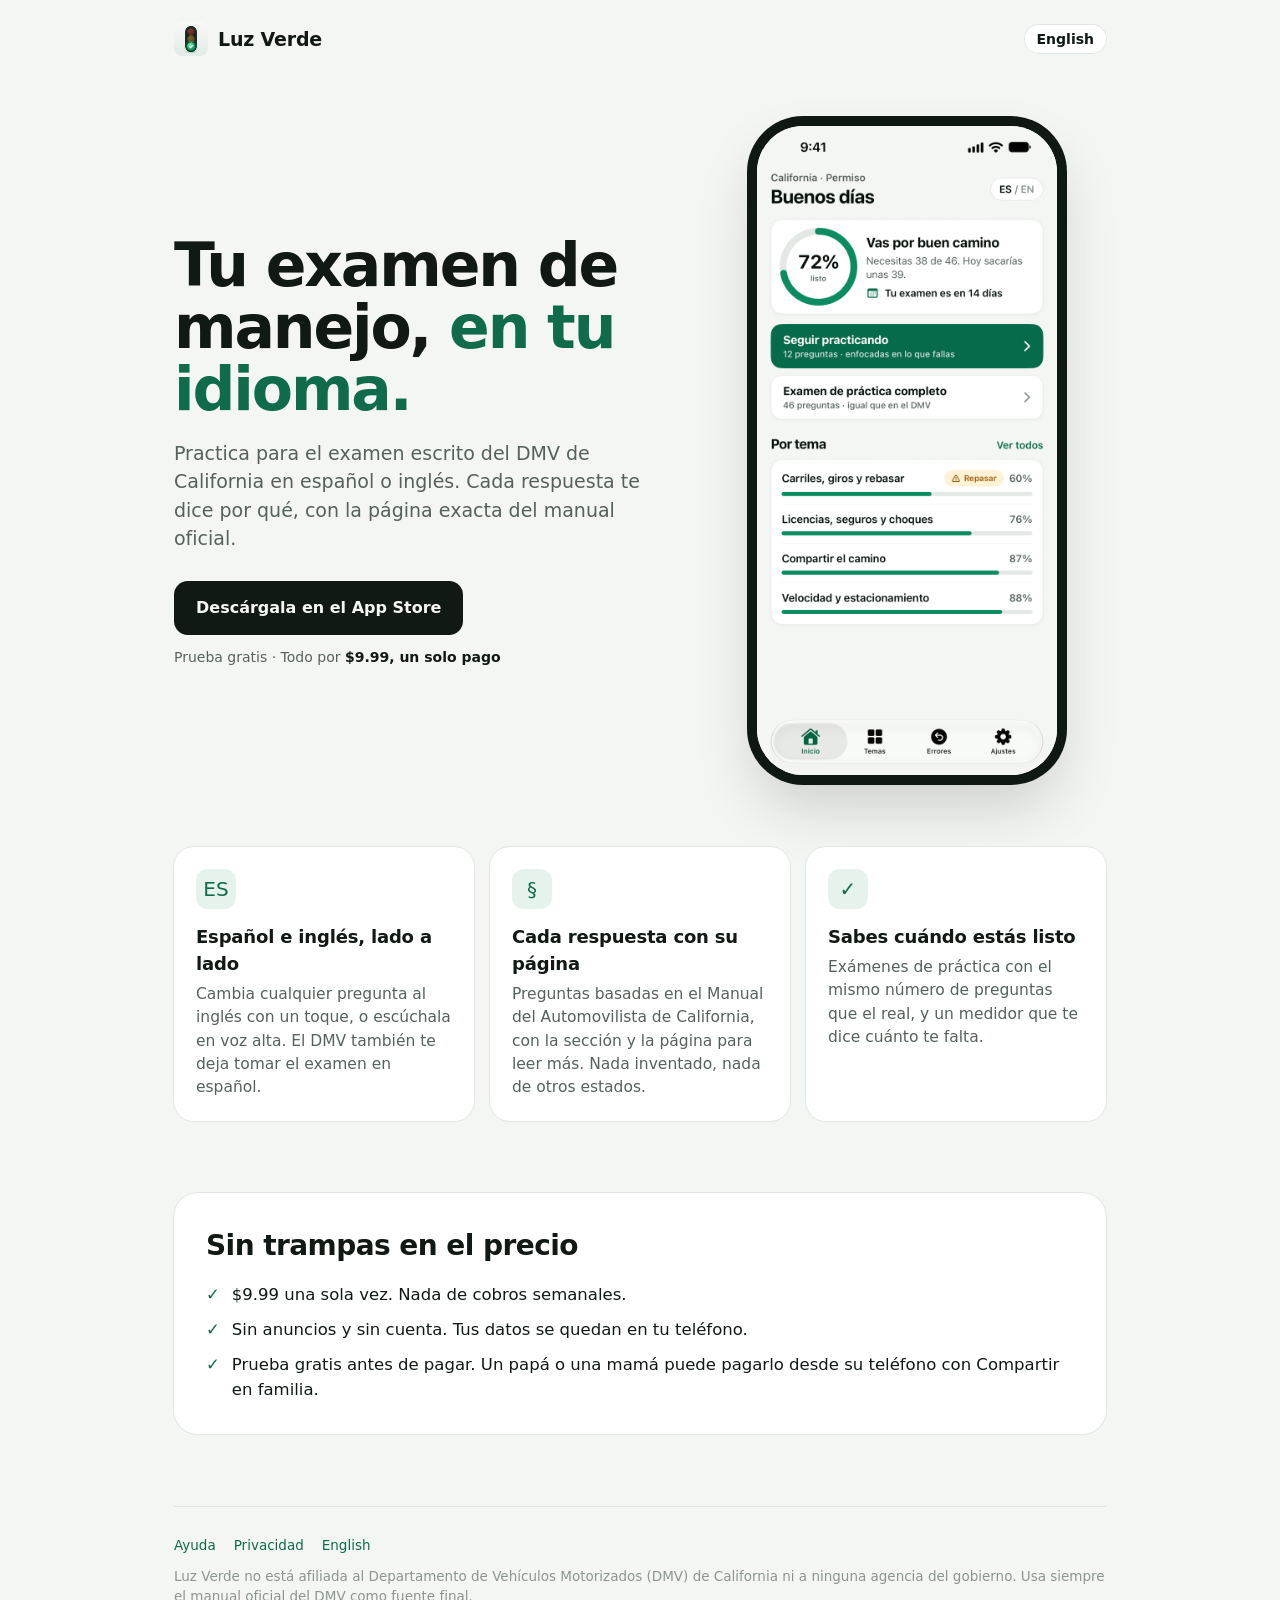
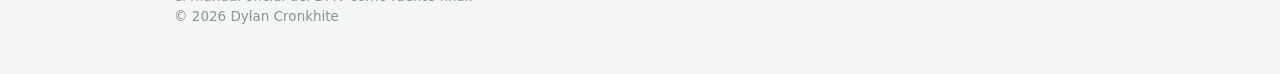
<file: index.html>
<!doctype html>
<html lang="es">
<head>
<meta charset="utf-8">
<meta name="viewport" content="width=device-width, initial-scale=1">
<title>Luz Verde — Aprueba el examen de manejo de California, en español</title>
<meta name="description" content="Practica para el examen escrito del DMV de California en español o inglés. Cada respuesta con su página del manual oficial. Un solo pago de $9.99, sin suscripción ni anuncios.">
<meta property="og:title" content="Luz Verde — Examen de manejo de California en español">
<meta property="og:description" content="Practica en español, entiende cada respuesta y llega listo a tu examen. Un solo pago, sin anuncios.">
<meta property="og:image" content="https://malachite40.github.io/luz-verde-site/assets/og.png">
<meta name="apple-itunes-app" content="app-id=6823040933">
<link rel="icon" href="assets/favicon.png">
<link rel="apple-touch-icon" href="assets/apple-touch-icon.png">
<link rel="alternate" hreflang="en" href="en/">
<link rel="stylesheet" href="assets/site.css">
</head>
<body>
<div class="wrap">
  <header class="top">
    <a class="brand" href="./"><img src="assets/icon.png" alt="">Luz Verde</a>
    <nav class="lang"><a href="en/" hreflang="en">English</a></nav>
  </header>

  <section class="hero">
    <div>
      <h1>Tu examen de manejo, <em>en tu idioma.</em></h1>
      <p class="lead">Practica para el examen escrito del DMV de California en español o inglés. Cada respuesta te dice por qué, con la página exacta del manual oficial.</p>
      <div class="cta-row">
        <a class="store" href="https://apps.apple.com/app/id6823040933"> Descárgala en el App Store</a>
        <span class="price">Prueba gratis · Todo por <b>$9.99, un solo pago</b></span>
      </div>
    </div>
    <div class="phone"><img src="assets/screen-home-es.png" alt="Pantalla de inicio de Luz Verde con 72% de preparación"></div>
  </section>

  <section class="points">
    <div class="point"><div class="ic">ES</div><h3>Español e inglés, lado a lado</h3><p>Cambia cualquier pregunta al inglés con un toque, o escúchala en voz alta. El DMV también te deja tomar el examen en español.</p></div>
    <div class="point"><div class="ic">§</div><h3>Cada respuesta con su página</h3><p>Preguntas basadas en el Manual del Automovilista de California, con la sección y la página para leer más. Nada inventado, nada de otros estados.</p></div>
    <div class="point"><div class="ic">✓</div><h3>Sabes cuándo estás listo</h3><p>Exámenes de práctica con el mismo número de preguntas que el real, y un medidor que te dice cuánto te falta.</p></div>
  </section>

  <section class="compare">
    <h2>Sin trampas en el precio</h2>
    <ul>
      <li>$9.99 una sola vez. Nada de cobros semanales.</li>
      <li>Sin anuncios y sin cuenta. Tus datos se quedan en tu teléfono.</li>
      <li>Prueba gratis antes de pagar. Un papá o una mamá puede pagarlo desde su teléfono con Compartir en familia.</li>
    </ul>
  </section>

  <footer>
    <div class="links"><a href="support/">Ayuda</a><a href="privacy/">Privacidad</a><a href="en/">English</a></div>
    <p>Luz Verde no está afiliada al Departamento de Vehículos Motorizados (DMV) de California ni a ninguna agencia del gobierno. Usa siempre el manual oficial del DMV como fuente final.</p>
    <p>© 2026 Dylan Cronkhite</p>
  </footer>
</div>
</body>
</html>
</file>
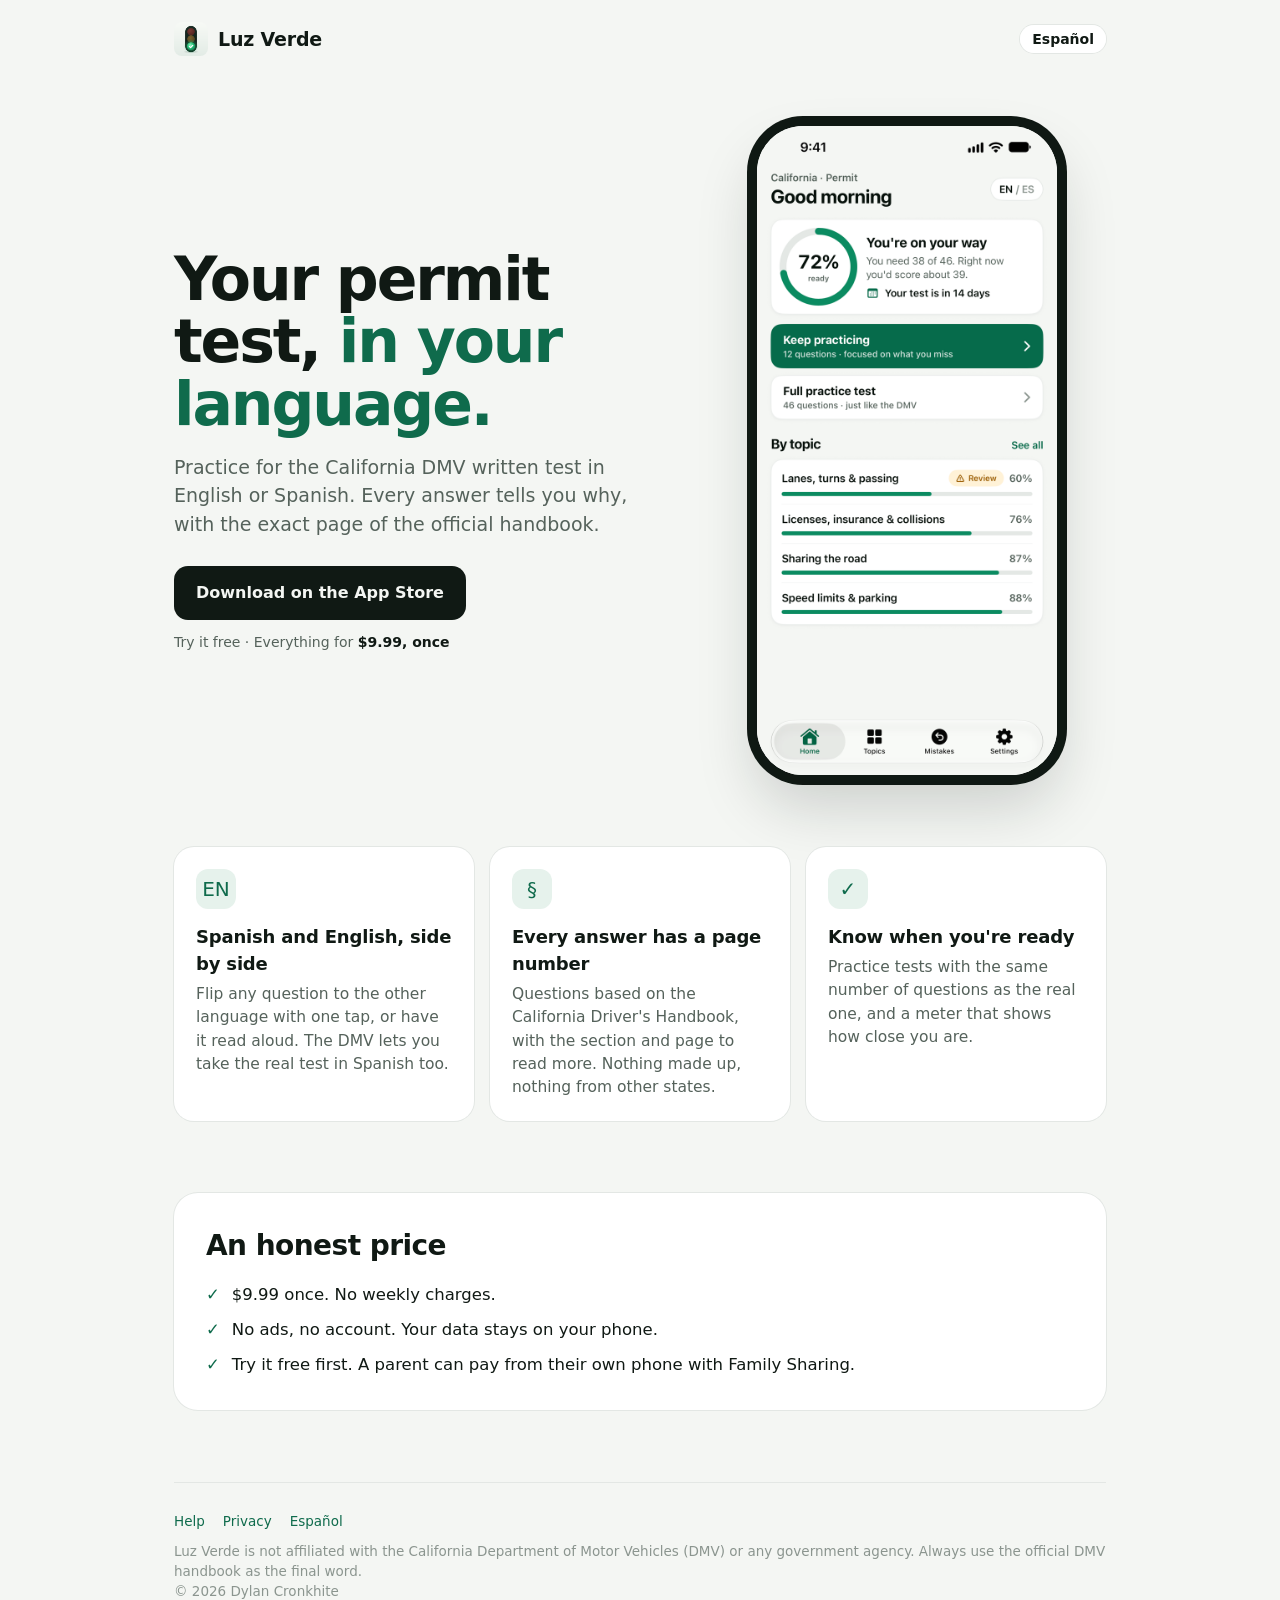
<file: en/index.html>
<!doctype html>
<html lang="en">
<head>
<meta charset="utf-8">
<meta name="viewport" content="width=device-width, initial-scale=1">
<title>Luz Verde — Pass the California permit test, in Spanish or English</title>
<meta name="description" content="Practice for the California DMV written test in Spanish or English. Every answer cites the official handbook page. $9.99 once, no subscription, no ads.">
<meta property="og:title" content="Luz Verde — California permit test practice">
<meta property="og:description" content="Practice in Spanish or English, understand every answer, and walk in ready. One payment, no ads.">
<meta property="og:image" content="https://malachite40.github.io/luz-verde-site/assets/og.png">
<meta name="apple-itunes-app" content="app-id=6823040933">
<link rel="icon" href="../assets/favicon.png">
<link rel="apple-touch-icon" href="../assets/apple-touch-icon.png">
<link rel="alternate" hreflang="es" href="../">
<link rel="stylesheet" href="../assets/site.css">
</head>
<body>
<div class="wrap">
  <header class="top">
    <a class="brand" href="./"><img src="../assets/icon.png" alt="">Luz Verde</a>
    <nav class="lang"><a href="../" hreflang="es">Español</a></nav>
  </header>

  <section class="hero">
    <div>
      <h1>Your permit test, <em>in your language.</em></h1>
      <p class="lead">Practice for the California DMV written test in English or Spanish. Every answer tells you why, with the exact page of the official handbook.</p>
      <div class="cta-row">
        <a class="store" href="https://apps.apple.com/app/id6823040933"> Download on the App Store</a>
        <span class="price">Try it free · Everything for <b>$9.99, once</b></span>
      </div>
    </div>
    <div class="phone"><img src="../assets/screen-home-en.png" alt="Luz Verde home screen showing 72% ready"></div>
  </section>

  <section class="points">
    <div class="point"><div class="ic">EN</div><h3>Spanish and English, side by side</h3><p>Flip any question to the other language with one tap, or have it read aloud. The DMV lets you take the real test in Spanish too.</p></div>
    <div class="point"><div class="ic">§</div><h3>Every answer has a page number</h3><p>Questions based on the California Driver's Handbook, with the section and page to read more. Nothing made up, nothing from other states.</p></div>
    <div class="point"><div class="ic">✓</div><h3>Know when you're ready</h3><p>Practice tests with the same number of questions as the real one, and a meter that shows how close you are.</p></div>
  </section>

  <section class="compare">
    <h2>An honest price</h2>
    <ul>
      <li>$9.99 once. No weekly charges.</li>
      <li>No ads, no account. Your data stays on your phone.</li>
      <li>Try it free first. A parent can pay from their own phone with Family Sharing.</li>
    </ul>
  </section>

  <footer>
    <div class="links"><a href="../support/">Help</a><a href="../privacy/">Privacy</a><a href="../">Español</a></div>
    <p>Luz Verde is not affiliated with the California Department of Motor Vehicles (DMV) or any government agency. Always use the official DMV handbook as the final word.</p>
    <p>© 2026 Dylan Cronkhite</p>
  </footer>
</div>
</body>
</html>
</file>
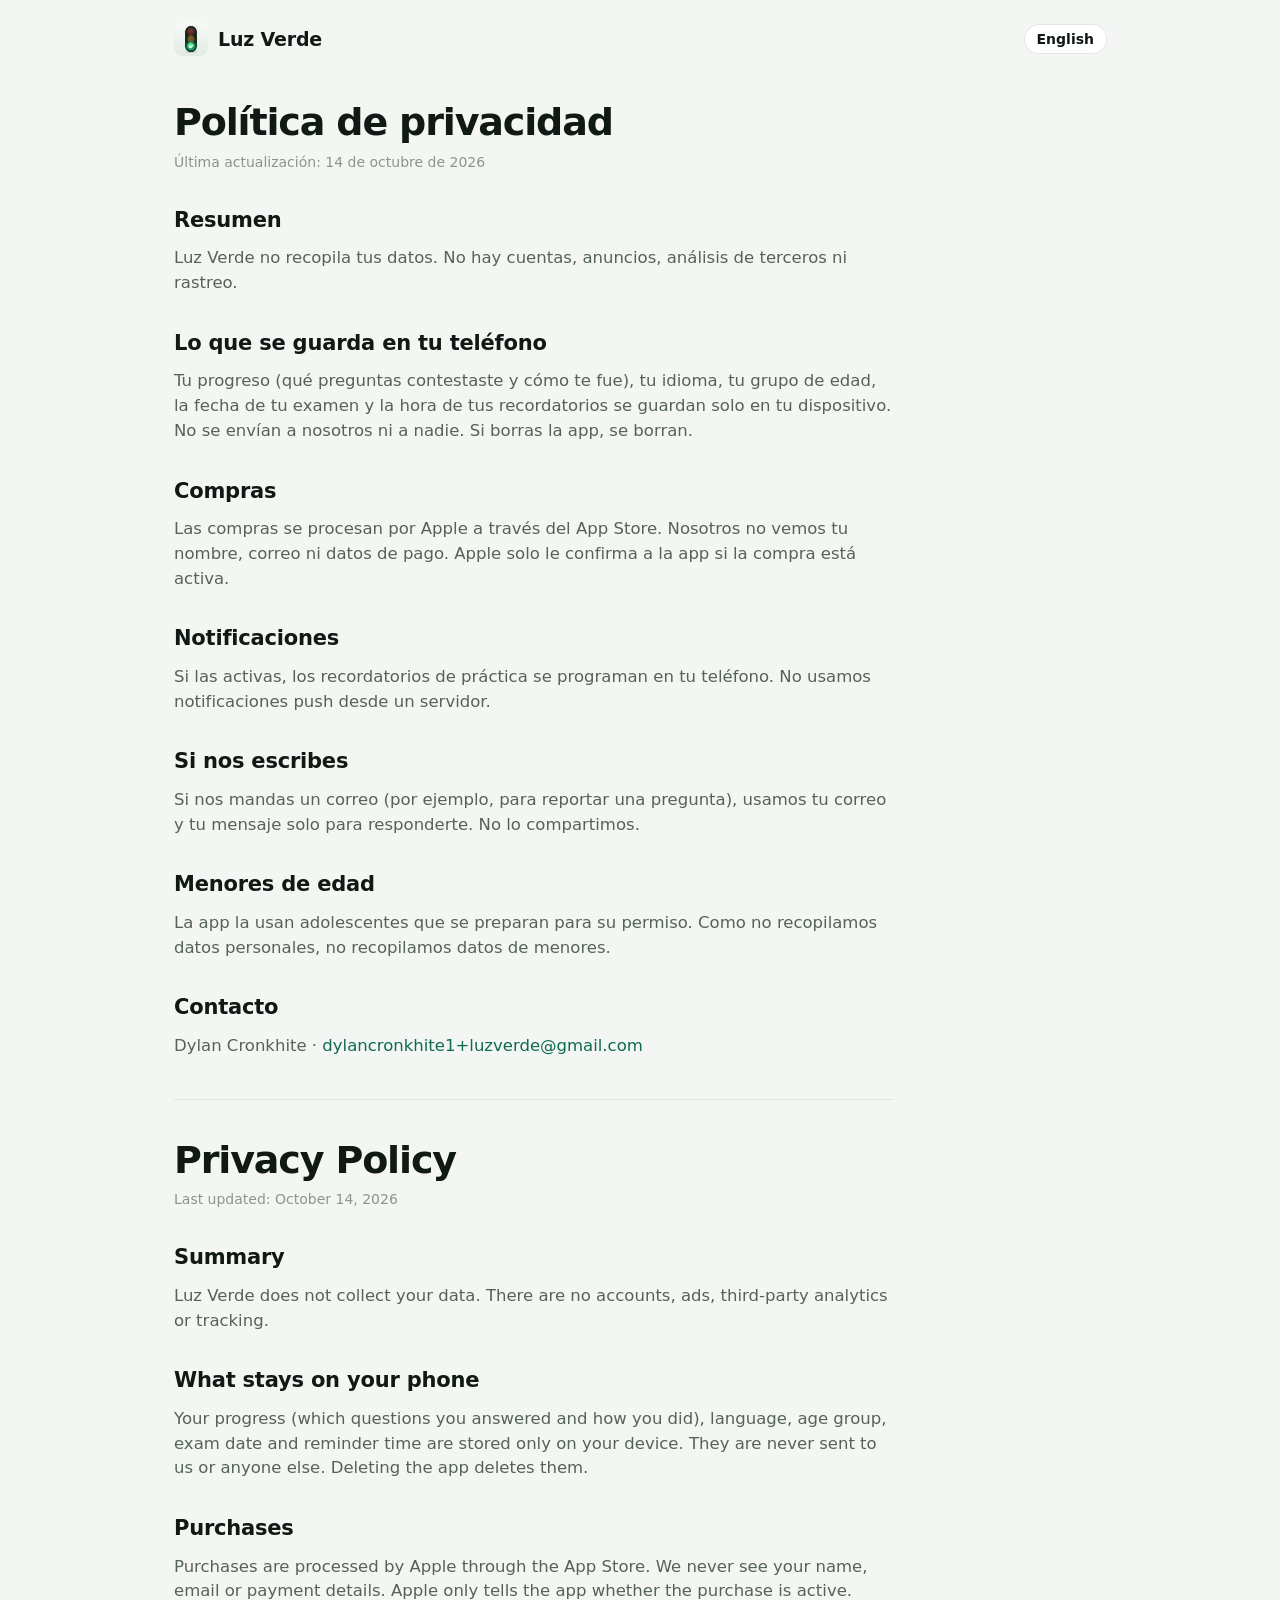
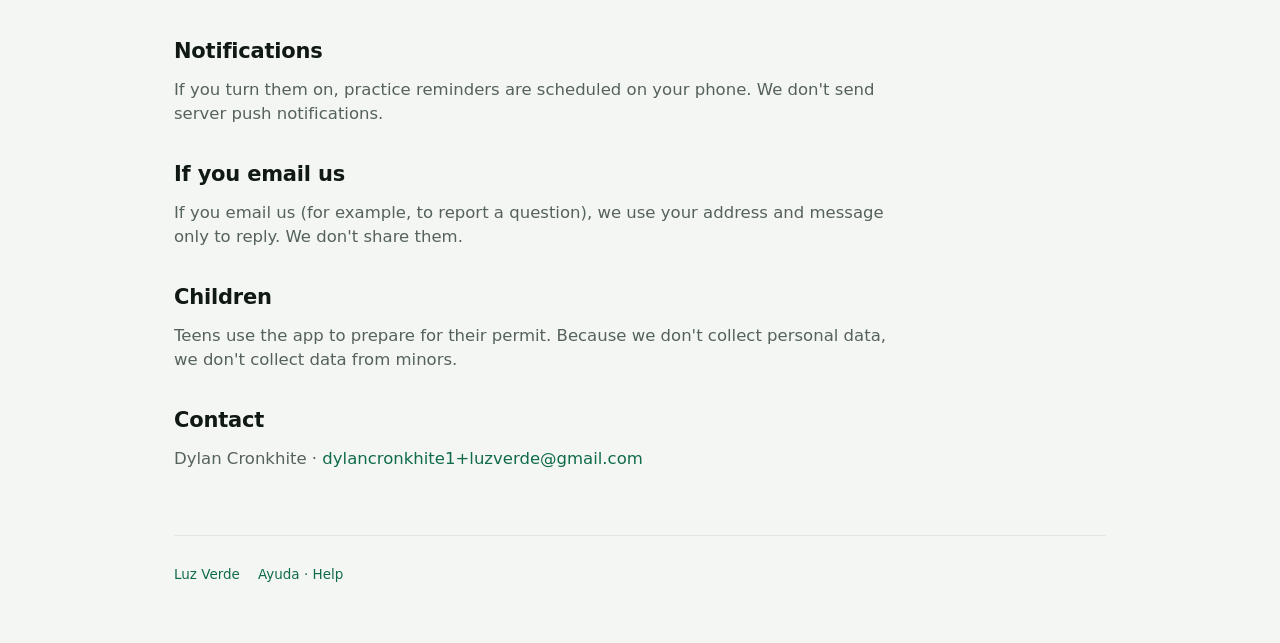
<file: privacy/index.html>
<!doctype html>
<html lang="es">
<head>
<meta charset="utf-8">
<meta name="viewport" content="width=device-width, initial-scale=1">
<title>Privacidad · Privacy — Luz Verde</title>
<link rel="icon" href="../assets/favicon.png">
<link rel="stylesheet" href="../assets/site.css">
</head>
<body>
<div class="wrap">
  <header class="top"><a class="brand" href="../"><img src="../assets/icon.png" alt="">Luz Verde</a><nav class="lang"><a href="#english">English</a></nav></header>
  <main class="doc">
    <h1>Política de privacidad</h1>
    <p class="updated">Última actualización: 14 de octubre de 2026</p>
    <h2>Resumen</h2>
    <p>Luz Verde no recopila tus datos. No hay cuentas, anuncios, análisis de terceros ni rastreo.</p>
    <h2>Lo que se guarda en tu teléfono</h2>
    <p>Tu progreso (qué preguntas contestaste y cómo te fue), tu idioma, tu grupo de edad, la fecha de tu examen y la hora de tus recordatorios se guardan solo en tu dispositivo. No se envían a nosotros ni a nadie. Si borras la app, se borran.</p>
    <h2>Compras</h2>
    <p>Las compras se procesan por Apple a través del App Store. Nosotros no vemos tu nombre, correo ni datos de pago. Apple solo le confirma a la app si la compra está activa.</p>
    <h2>Notificaciones</h2>
    <p>Si las activas, los recordatorios de práctica se programan en tu teléfono. No usamos notificaciones push desde un servidor.</p>
    <h2>Si nos escribes</h2>
    <p>Si nos mandas un correo (por ejemplo, para reportar una pregunta), usamos tu correo y tu mensaje solo para responderte. No lo compartimos.</p>
    <h2>Menores de edad</h2>
    <p>La app la usan adolescentes que se preparan para su permiso. Como no recopilamos datos personales, no recopilamos datos de menores.</p>
    <h2>Contacto</h2>
    <p>Dylan Cronkhite · <a href="mailto:dylancronkhite1+luzverde@gmail.com">dylancronkhite1+luzverde@gmail.com</a></p>
    <hr id="english">
    <h1>Privacy Policy</h1>
    <p class="updated">Last updated: October 14, 2026</p>
    <h2>Summary</h2>
    <p>Luz Verde does not collect your data. There are no accounts, ads, third-party analytics or tracking.</p>
    <h2>What stays on your phone</h2>
    <p>Your progress (which questions you answered and how you did), language, age group, exam date and reminder time are stored only on your device. They are never sent to us or anyone else. Deleting the app deletes them.</p>
    <h2>Purchases</h2>
    <p>Purchases are processed by Apple through the App Store. We never see your name, email or payment details. Apple only tells the app whether the purchase is active.</p>
    <h2>Notifications</h2>
    <p>If you turn them on, practice reminders are scheduled on your phone. We don't send server push notifications.</p>
    <h2>If you email us</h2>
    <p>If you email us (for example, to report a question), we use your address and message only to reply. We don't share them.</p>
    <h2>Children</h2>
    <p>Teens use the app to prepare for their permit. Because we don't collect personal data, we don't collect data from minors.</p>
    <h2>Contact</h2>
    <p>Dylan Cronkhite · <a href="mailto:dylancronkhite1+luzverde@gmail.com">dylancronkhite1+luzverde@gmail.com</a></p>
  </main>
  <footer><div class="links"><a href="../">Luz Verde</a><a href="../support/">Ayuda · Help</a></div></footer>
</div>
</body>
</html>
</file>
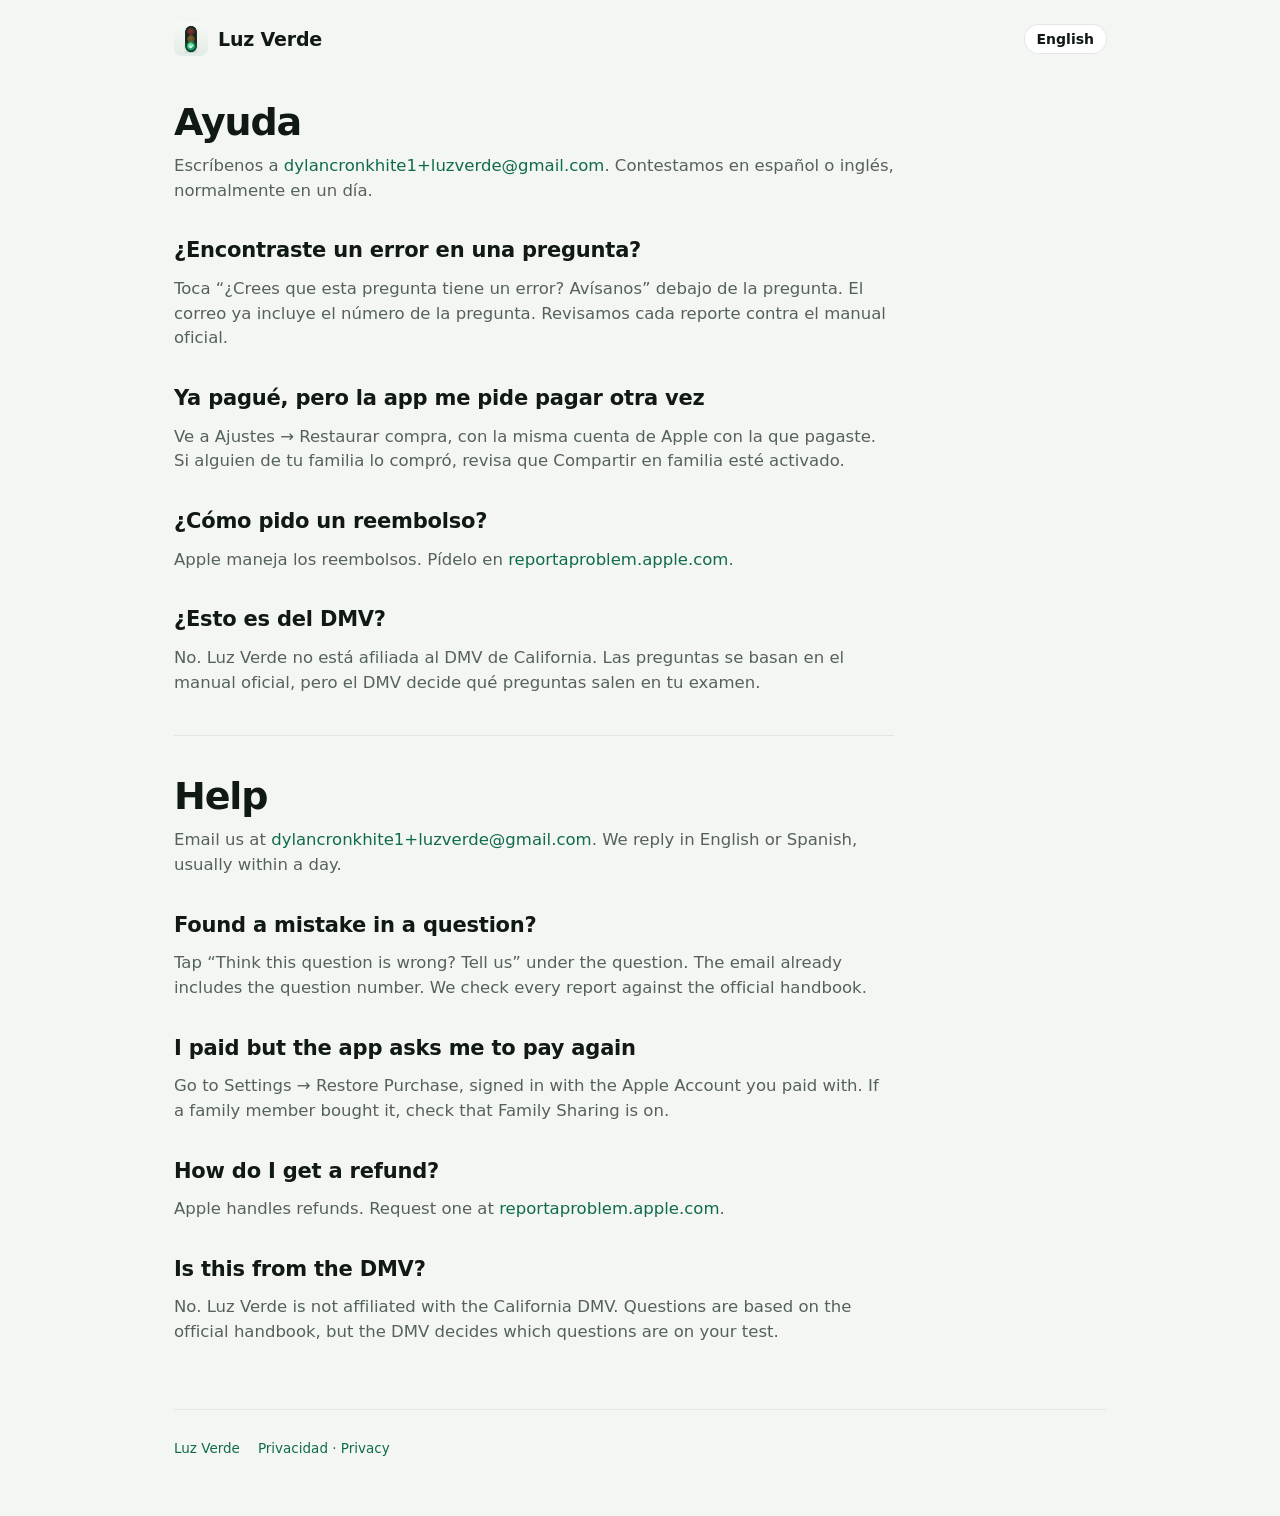
<file: support/index.html>
<!doctype html>
<html lang="es">
<head>
<meta charset="utf-8">
<meta name="viewport" content="width=device-width, initial-scale=1">
<title>Ayuda · Help — Luz Verde</title>
<link rel="icon" href="../assets/favicon.png">
<link rel="stylesheet" href="../assets/site.css">
</head>
<body>
<div class="wrap">
  <header class="top"><a class="brand" href="../"><img src="../assets/icon.png" alt="">Luz Verde</a><nav class="lang"><a href="#english">English</a></nav></header>
  <main class="doc">
    <h1>Ayuda</h1>
    <p>Escríbenos a <a href="mailto:dylancronkhite1+luzverde@gmail.com">dylancronkhite1+luzverde@gmail.com</a>. Contestamos en español o inglés, normalmente en un día.</p>
    <h2>¿Encontraste un error en una pregunta?</h2>
    <p>Toca “¿Crees que esta pregunta tiene un error? Avísanos” debajo de la pregunta. El correo ya incluye el número de la pregunta. Revisamos cada reporte contra el manual oficial.</p>
    <h2>Ya pagué, pero la app me pide pagar otra vez</h2>
    <p>Ve a Ajustes → Restaurar compra, con la misma cuenta de Apple con la que pagaste. Si alguien de tu familia lo compró, revisa que Compartir en familia esté activado.</p>
    <h2>¿Cómo pido un reembolso?</h2>
    <p>Apple maneja los reembolsos. Pídelo en <a href="https://reportaproblem.apple.com">reportaproblem.apple.com</a>.</p>
    <h2>¿Esto es del DMV?</h2>
    <p>No. Luz Verde no está afiliada al DMV de California. Las preguntas se basan en el manual oficial, pero el DMV decide qué preguntas salen en tu examen.</p>
    <hr id="english">
    <h1>Help</h1>
    <p>Email us at <a href="mailto:dylancronkhite1+luzverde@gmail.com">dylancronkhite1+luzverde@gmail.com</a>. We reply in English or Spanish, usually within a day.</p>
    <h2>Found a mistake in a question?</h2>
    <p>Tap “Think this question is wrong? Tell us” under the question. The email already includes the question number. We check every report against the official handbook.</p>
    <h2>I paid but the app asks me to pay again</h2>
    <p>Go to Settings → Restore Purchase, signed in with the Apple Account you paid with. If a family member bought it, check that Family Sharing is on.</p>
    <h2>How do I get a refund?</h2>
    <p>Apple handles refunds. Request one at <a href="https://reportaproblem.apple.com">reportaproblem.apple.com</a>.</p>
    <h2>Is this from the DMV?</h2>
    <p>No. Luz Verde is not affiliated with the California DMV. Questions are based on the official handbook, but the DMV decides which questions are on your test.</p>
  </main>
  <footer><div class="links"><a href="../">Luz Verde</a><a href="../privacy/">Privacidad · Privacy</a></div></footer>
</div>
</body>
</html>
</file>
<file: assets/site.css>
:root {
  --green: #0F6B4C; --signal: #138A61; --tint: #E6F2EC; --yellow: #F5B800;
  --ink: #101914; --ink2: #55625B; --ink3: #8B958F; --line: #E3E7E4; --bg: #F4F6F3; --card: #fff;
}
@media (prefers-color-scheme: dark) {
  :root { --green: #3FBF8A; --signal: #3FBF8A; --tint: #17322A; --ink: #EEF3F0; --ink2: #A9B5AE; --ink3: #7C8982; --line: #24302A; --bg: #0D1411; --card: #16201B; }
}
* { box-sizing: border-box; margin: 0; padding: 0; }
body { font-family: -apple-system, BlinkMacSystemFont, "SF Pro Text", system-ui, sans-serif; background: var(--bg); color: var(--ink); line-height: 1.5; -webkit-font-smoothing: antialiased; }
a { color: var(--green); text-decoration: none; }
a:hover { text-decoration: underline; }
.wrap { max-width: 980px; margin: 0 auto; padding: 0 24px; }
header.top { display: flex; align-items: center; justify-content: space-between; padding: 22px 0; }
.brand { display: flex; align-items: center; gap: 10px; font-weight: 700; font-size: 19px; color: var(--ink); letter-spacing: -0.01em; }
.brand img { width: 34px; height: 34px; border-radius: 8px; }
nav.lang a { font-size: 14px; font-weight: 600; padding: 6px 12px; border-radius: 99px; background: var(--card); box-shadow: 0 0 0 1px var(--line); color: var(--ink); }
.hero { display: grid; grid-template-columns: 1.1fr .9fr; gap: 48px; align-items: center; padding: 48px 0 72px; }
.hero h1 { font-size: clamp(38px, 5.4vw, 60px); line-height: 1.04; letter-spacing: -0.035em; font-weight: 800; }
.hero h1 em { font-style: normal; color: var(--green); }
.hero p.lead { font-size: 19px; color: var(--ink2); margin-top: 18px; max-width: 30em; }
.cta-row { display: flex; gap: 12px; align-items: center; margin-top: 28px; flex-wrap: wrap; }
.store { display: inline-flex; align-items: center; gap: 10px; height: 54px; padding: 0 22px; border-radius: 14px; background: var(--ink); color: var(--bg); font-weight: 600; font-size: 16px; }
.store:hover { text-decoration: none; opacity: .92; }
.price { font-size: 14px; color: var(--ink2); }
.price b { color: var(--ink); }
.phone { justify-self: center; width: 300px; aspect-ratio: 390/844; border-radius: 46px; background: var(--card); box-shadow: 0 30px 60px rgba(16,25,20,.18), 0 0 0 10px #101914; overflow: hidden; }
.phone img { width: 100%; height: 100%; object-fit: cover; display: block; }
.points { display: grid; grid-template-columns: repeat(3, 1fr); gap: 16px; padding-bottom: 72px; }
.point { background: var(--card); border-radius: 20px; padding: 22px; box-shadow: 0 0 0 1px var(--line); }
.point .ic { width: 40px; height: 40px; border-radius: 12px; background: var(--tint); color: var(--green); display: grid; place-items: center; font-size: 20px; margin-bottom: 14px; }
.point h3 { font-size: 18px; letter-spacing: -0.01em; }
.point p { color: var(--ink2); margin-top: 6px; font-size: 15.5px; }
.compare { background: var(--card); border-radius: 24px; padding: 32px; box-shadow: 0 0 0 1px var(--line); margin-bottom: 72px; }
.compare h2 { font-size: 28px; letter-spacing: -0.02em; }
.compare ul { list-style: none; margin-top: 16px; display: grid; gap: 10px; }
.compare li { display: flex; gap: 12px; font-size: 16.5px; }
.compare li::before { content: "✓"; color: var(--green); font-weight: 800; }
footer { border-top: 1px solid var(--line); padding: 28px 0 48px; color: var(--ink3); font-size: 13.5px; }
footer .links { display: flex; gap: 18px; flex-wrap: wrap; margin-bottom: 10px; }
.doc { max-width: 720px; padding: 24px 0 64px; }
.doc h1 { font-size: 38px; letter-spacing: -0.03em; line-height: 1.1; }
.doc .updated { color: var(--ink3); margin-top: 8px; font-size: 14px; }
.doc h2 { font-size: 21px; margin-top: 32px; letter-spacing: -0.01em; }
.doc p, .doc li { color: var(--ink2); margin-top: 10px; font-size: 16.5px; }
.doc ul { padding-left: 20px; }
.doc hr { border: 0; border-top: 1px solid var(--line); margin: 40px 0; }
@media (max-width: 760px) {
  .hero { grid-template-columns: 1fr; padding-top: 24px; }
  .phone { width: 250px; }
  .points { grid-template-columns: 1fr; }
}
</file>
